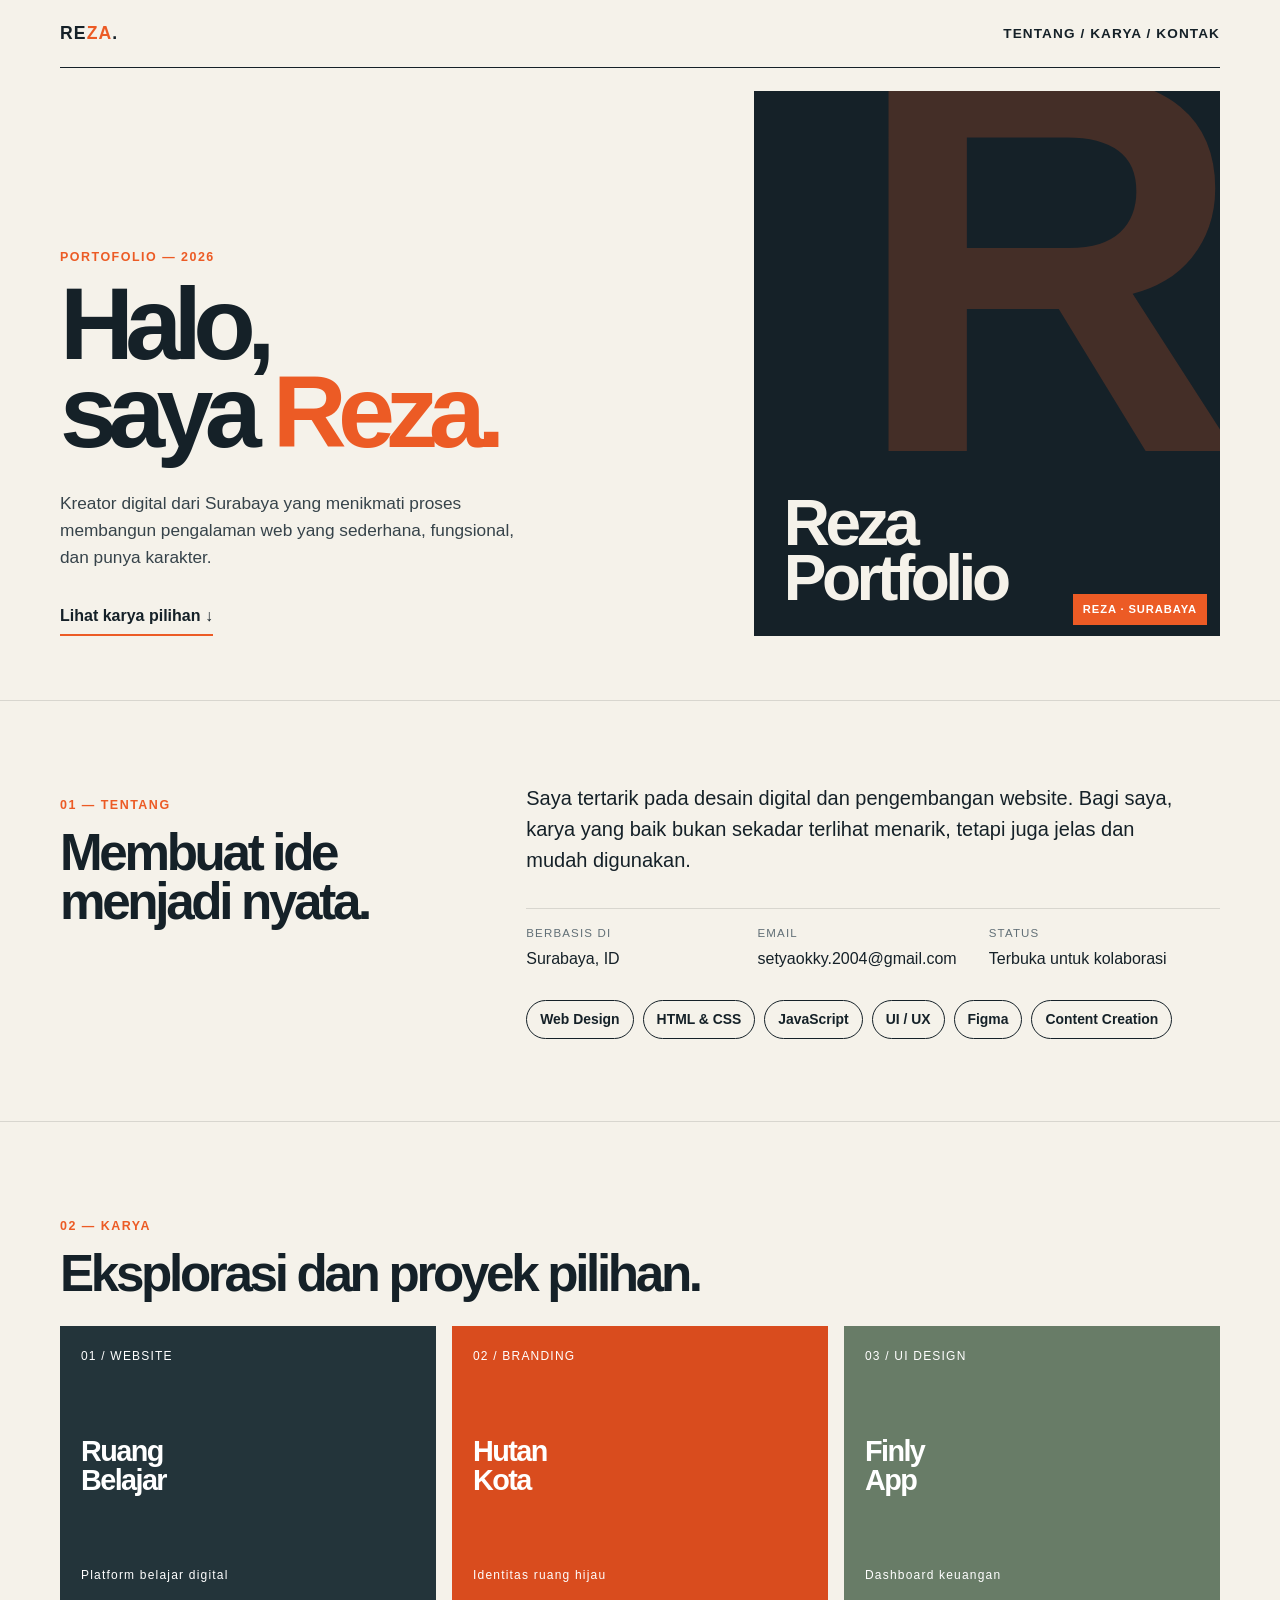
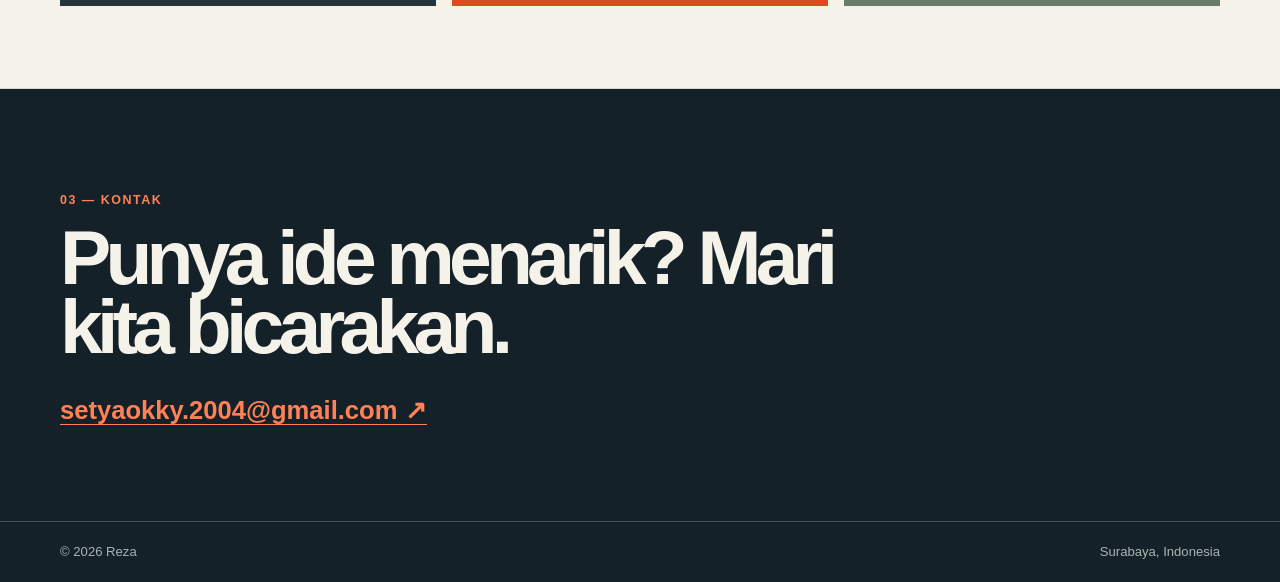
<file: app/app/Reza/index.html>
<!doctype html>
<html lang="id">
<head>
  <meta charset="utf-8">
  <meta name="viewport" content="width=device-width, initial-scale=1">
  <meta name="description" content="Portofolio Reza dari Surabaya">
  <title>Reza — Portofolio</title>

  <style>
    :root {
      --ink: #152128;
      --cream: #f5f2ea;
      --orange: #ec5b25;
      --muted: #627077;
      --line: #d8d6cf;
    }

    * { box-sizing: border-box; }
    html { scroll-behavior: smooth; }

    body {
      margin: 0;
      background: var(--cream);
      color: var(--ink);
      font-family: Arial, Helvetica, sans-serif;
      line-height: 1.55;
    }

    a {
      color: inherit;
      text-decoration: none;
    }

    .wrap {
      width: min(1160px, calc(100% - 44px));
      margin: auto;
    }

    .top {
      padding: 20px 0;
      display: flex;
      justify-content: space-between;
      align-items: center;
      font-size: 0.85rem;
      font-weight: 700;
      text-transform: uppercase;
      letter-spacing: 0.08em;
    }

    .top a:hover { color: var(--orange); }

    .name {
      font-size: 1.1rem;
    }

    .name i {
      color: var(--orange);
      font-style: normal;
    }

    .hero {
      border-top: 1px solid var(--ink);
      padding: 23px 0 64px;
      display: grid;
      grid-template-columns: 1.16fr 0.84fr;
      gap: 50px;
      align-items: end;
    }

    .hello {
      font-size: clamp(3.7rem, 8vw, 7.5rem);
      line-height: 0.86;
      letter-spacing: -0.085em;
      margin: 0;
    }

    .hello em {
      color: var(--orange);
      font-style: normal;
    }

    .hero-text {
      font-size: 1.08rem;
      max-width: 470px;
      margin: 34px 0;
      color: #36434a;
    }

    .link {
      display: inline-flex;
      gap: 10px;
      font-weight: 800;
      border-bottom: 2px solid var(--orange);
      padding-bottom: 5px;
    }

    .link:hover { color: var(--orange); }

    .photo {
      height: min(545px, 55vw);
      min-height: 380px;
      position: relative;
      overflow: hidden;
      background: var(--ink);
      display: flex;
      align-items: flex-end;
      padding: 30px;
      color: var(--cream);
    }

    .photo::before {
      content: "R";
      position: absolute;
      right: -25px;
      top: -100px;
      color: rgba(236, 91, 37, 0.22);
      font-size: 34rem;
      font-weight: 900;
      line-height: 1;
    }

    .photo strong {
      position: relative;
      font-size: clamp(2.6rem, 5vw, 4.4rem);
      line-height: 0.86;
      letter-spacing: -0.07em;
    }

    .photo::after {
      content: "REZA · SURABAYA";
      position: absolute;
      right: 13px;
      bottom: 11px;
      background: var(--orange);
      color: white;
      padding: 7px 10px;
      font-size: 0.7rem;
      font-weight: 800;
      letter-spacing: 0.08em;
    }

    section {
      border-top: 1px solid var(--line);
      padding: 82px 0;
    }

    .section-no {
      color: var(--orange);
      font-weight: 800;
      font-size: 0.78rem;
      letter-spacing: 0.12em;
    }

    .grid-two {
      display: grid;
      grid-template-columns: 0.75fr 1.25fr;
      gap: 50px;
    }

    .section-title {
      font-size: clamp(2rem, 4vw, 3.4rem);
      line-height: 0.96;
      letter-spacing: -0.065em;
      margin: 7px 0;
    }

    .bio {
      font-size: 1.25rem;
      max-width: 650px;
      margin: 0;
    }

    .details {
      margin-top: 32px;
      display: grid;
      grid-template-columns: repeat(3, 1fr);
      border-top: 1px solid var(--line);
    }

    .details div {
      padding: 16px 8px 0 0;
    }

    .details small {
      display: block;
      color: var(--muted);
      font-size: 0.72rem;
      text-transform: uppercase;
      letter-spacing: 0.1em;
      margin-bottom: 4px;
    }

    .skills {
      display: flex;
      flex-wrap: wrap;
      gap: 9px;
      margin-top: 28px;
    }

    .skills span {
      border: 1px solid var(--ink);
      border-radius: 30px;
      padding: 8px 13px;
      font-size: 0.87rem;
      font-weight: 700;
    }

    .works {
      display: grid;
      grid-template-columns: repeat(3, 1fr);
      gap: 16px;
      margin-top: 28px;
    }

    .work {
      min-height: 280px;
      padding: 21px;
      display: flex;
      flex-direction: column;
      justify-content: space-between;
      background: #23343a;
      color: white;
    }

    .work:nth-child(2) { background: #d94c1e; }
    .work:nth-child(3) { background: #687c67; }

    .work p {
      font-size: 0.75rem;
      letter-spacing: 0.1em;
      margin: 0;
    }

    .work h3 {
      font-size: 1.8rem;
      line-height: 1;
      margin: 0;
      letter-spacing: -0.055em;
    }

    .contact {
      background: var(--ink);
      color: var(--cream);
      padding: 90px 0;
    }

    .contact .section-no {
      color: #ff8155;
    }

    .contact h2 {
      font-size: clamp(2.6rem, 6vw, 5.5rem);
      max-width: 810px;
      line-height: 0.9;
      letter-spacing: -0.075em;
      margin: 10px 0 30px;
    }

    .mail {
      color: #ff8155;
      font-size: clamp(1.1rem, 2vw, 1.6rem);
      font-weight: 700;
      border-bottom: 1px solid #ff8155;
    }

    .mail:hover {
      color: white;
      border-color: white;
    }

    footer {
      background: var(--ink);
      color: #a9b4b4;
      border-top: 1px solid #435158;
      padding: 20px 0;
      font-size: 0.82rem;
    }

    .foot {
      display: flex;
      justify-content: space-between;
    }

    @media (max-width: 720px) {
      .hero,
      .grid-two {
        grid-template-columns: 1fr;
        gap: 34px;
      }

      .hero { padding-bottom: 48px; }
      .photo { height: 480px; }
      .details { grid-template-columns: 1fr 1fr; }
      .works { grid-template-columns: 1fr; }
      .top nav { display: none; }
      section { padding: 62px 0; }

      .foot {
        flex-direction: column;
        gap: 5px;
      }
    }
  </style>
</head>

<body>
  <header class="wrap top">
    <a class="name" href="#home">Re<i>za</i>.</a>

    <nav>
      <a href="#tentang">Tentang</a> /
      <a href="#karya">Karya</a> /
      <a href="#kontak">Kontak</a>
    </nav>
  </header>

  <main>
    <section class="wrap hero" id="home">
      <div>
        <p class="section-no">PORTOFOLIO — 2026</p>

        <h1 class="hello">
          Halo,<br>
          saya <em>Reza.</em>
        </h1>

        <p class="hero-text">
          Kreator digital dari Surabaya yang menikmati proses membangun
          pengalaman web yang sederhana, fungsional, dan punya karakter.
        </p>

        <a class="link" href="#karya">Lihat karya pilihan ↓</a>
      </div>

      <div class="photo">
        <strong>Reza<br>Portfolio</strong>
      </div>
    </section>

    <section id="tentang">
      <div class="wrap grid-two">
        <div>
          <p class="section-no">01 — TENTANG</p>
          <h2 class="section-title">Membuat ide menjadi nyata.</h2>
        </div>

        <div>
          <p class="bio">
            Saya tertarik pada desain digital dan pengembangan website.
            Bagi saya, karya yang baik bukan sekadar terlihat menarik,
            tetapi juga jelas dan mudah digunakan.
          </p>

          <div class="details">
            <div>
              <small>Berbasis di</small>
              Surabaya, ID
            </div>

            <div>
              <small>Email</small>
              setyaokky.2004@gmail.com
            </div>

            <div>
              <small>Status</small>
              Terbuka untuk kolaborasi
            </div>
          </div>

          <div class="skills">
            <span>Web Design</span>
            <span>HTML & CSS</span>
            <span>JavaScript</span>
            <span>UI / UX</span>
            <span>Figma</span>
            <span>Content Creation</span>
          </div>
        </div>
      </div>
    </section>

    <section id="karya">
      <div class="wrap">
        <p class="section-no">02 — KARYA</p>
        <h2 class="section-title">Eksplorasi dan proyek pilihan.</h2>

        <div class="works">
          <article class="work">
            <p>01 / WEBSITE</p>
            <h3>Ruang<br>Belajar</h3>
            <p>Platform belajar digital</p>
          </article>

          <article class="work">
            <p>02 / BRANDING</p>
            <h3>Hutan<br>Kota</h3>
            <p>Identitas ruang hijau</p>
          </article>

          <article class="work">
            <p>03 / UI DESIGN</p>
            <h3>Finly<br>App</h3>
            <p>Dashboard keuangan</p>
          </article>
        </div>
      </div>
    </section>

    <section class="contact" id="kontak">
      <div class="wrap">
        <p class="section-no">03 — KONTAK</p>
        <h2>Punya ide menarik? Mari kita bicarakan.</h2>

        <a class="mail" href="mailto:setyaokky.2004@gmail.com">
          setyaokky.2004@gmail.com ↗
        </a>
      </div>
    </section>
  </main>

  <footer>
    <div class="wrap foot">
      <span>© 2026 Reza</span>
      <span>Surabaya, Indonesia</span>
    </div>
  </footer>
</body>
</html>
</file>
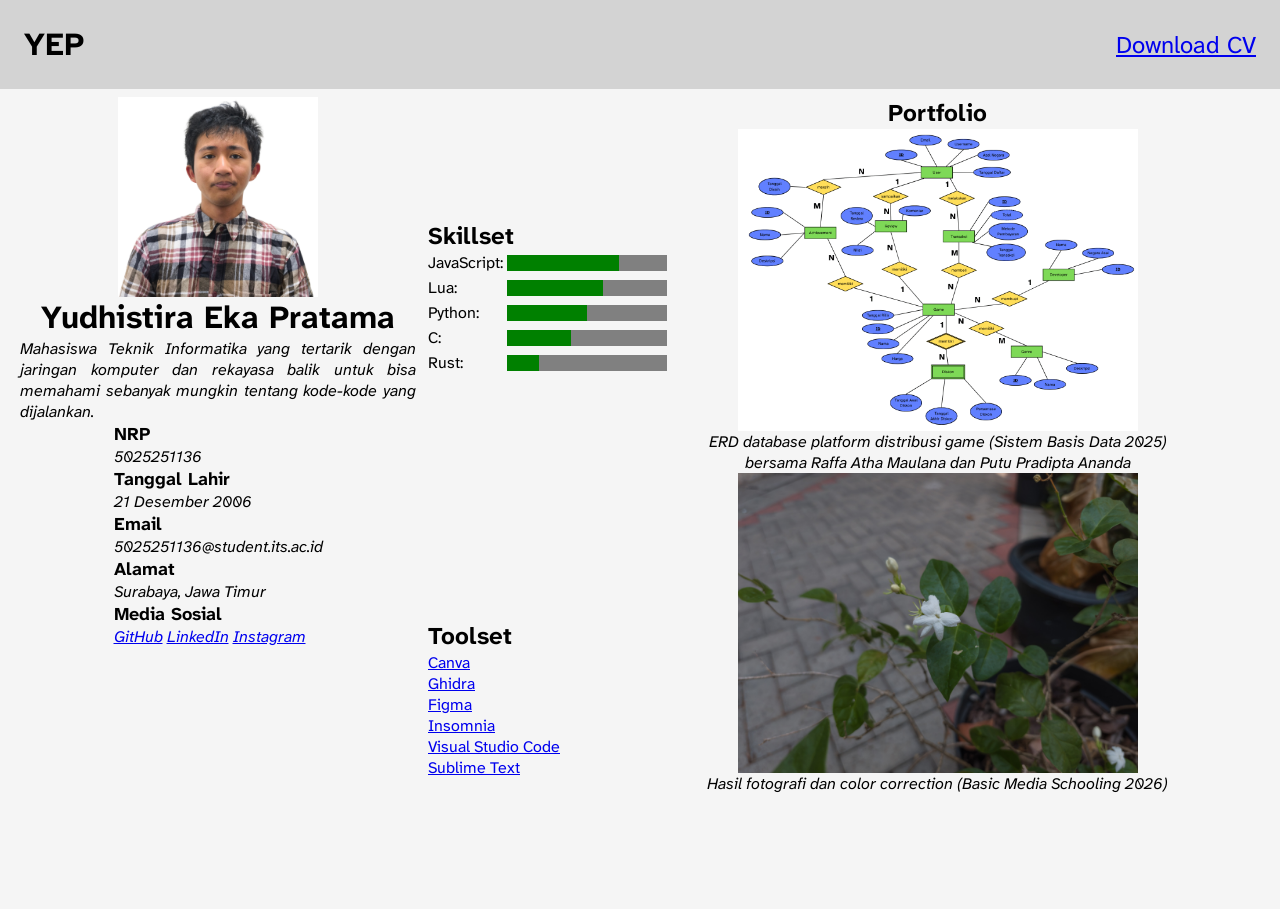
<file: app/app/yudhistira/index.html>
<!doctype html>
<html lang="id">
  <head>
    <meta charset="UTF-8" />
    <meta name="viewport" content="width=device-width, initial-scale=1.0" />
    <style>
    @import url('https://fonts.googleapis.com/css2?family=Atkinson+Hyperlegible+Next:ital,wght@0,200..800;1,200..800&family=Iosevka+Charon:ital,wght@0,300;0,400;0,500;0,700;1,300;1,400;1,500;1,700&display=swap');
    </style>
    <title>Portfolio Yudhit</title>
    <link rel="stylesheet" href="style.css">
  </head>
  <body>
    <nav class="navbar">
      <h1 class="logo">YEP</h1>
      <div class="nav-links">
        <a href="https://drive.google.com/file/d/1E0AyHYT4zVEIWOgiyfenYjt1VJEv4OD5/view">Download CV</a>
      </div>
    </nav>
    <div class="main-container">
      <div class="profile">
        <img src="pasfoto.png" width="200">
        <h1>Yudhistira Eka Pratama</h1>
        <i class="tagline">Mahasiswa Teknik Informatika yang tertarik dengan jaringan komputer dan rekayasa balik untuk bisa memahami sebanyak mungkin tentang kode-kode yang dijalankan.</i>
        <div class="desc-container">
            <p class="desc-key">NRP</p>
            <p class="desc-value">5025251136</p>
            <p class="desc-key">Tanggal Lahir</p>
            <p class="desc-value">21 Desember 2006</p>
            <p class="desc-key">Email</p>
            <p class="desc-value">5025251136@student.its.ac.id</p>
            <p class="desc-key">Alamat</p>
            <p class="desc-value">Surabaya, Jawa Timur</p>
            <p class="desc-key">Media Sosial</p>
            <div class="desc-value">
                <a href="https://github.com/Yep-Py">GitHub</a>
                <a href="https://www.linkedin.com/in/yudhistira-eka-pratama-982223378/">LinkedIn</a>
                <a href="https://www.instagram.com/yudhit_e_p/">Instagram</a>
            </div>
        </div>
      </div>
      <div class="sets-container">
        <div class="skillset-container">
            <h2>Skillset</h2>
            <div class="skillset-progress-container">
                <p>JavaScript: </p>
                <progress value="70" max="100">70%</progress>
                <p>Lua: </p>
                <progress value="60" max="100">60%</progress>
                <p>Python: </p>
                <progress value="50" max="100">50%</progress>
                <p>C: </p>
                <progress value="40" max="100">40%</progress>
                <p>Rust: </p>
                <progress value="20" max="100">20%</progress>
            </div>
        </div>
        <div class="toolset-container">
            <h2>Toolset</h2>
            <a href="https://www.canva.com/">Canva</a>
            <a href="https://github.com/nationalsecurityagency/ghidra">Ghidra</a>
            <a href="https://www.figma.com/">Figma</a>
            <a href="https://insomnia.rest/">Insomnia</a>
            <a href="https://code.visualstudio.com/">Visual Studio Code</a>
            <a href="https://www.sublimetext.com/">Sublime Text</a>
        </div>
      </div>
      <div class="portfolio-container">
        <h2>Portfolio</h2>
        <div class="portfolio-item">
            <img src="sbd_erd.png" width="400">
            <i>ERD database platform distribusi game (Sistem Basis Data 2025)</i>
            <i>bersama Raffa Atha Maulana dan Putu Pradipta Ananda</i>
        </div>
        <div class="portfolio-item">
            <img src="bms_fotografi.jpg" width="400">
            <i>Hasil fotografi dan color correction (Basic Media Schooling 2026)</i>
        </div>
      </div>
    </div>
  </body>
</html>
</file>
<file: app/app/yudhistira/style.css>
* {
  /*font-family: "Iosevka Charon", monospace !important;
  font-weight: 400;
  font-style: normal;
  font-size: 100%;
  font: inherit;*/
  font-family: "Atkinson Hyperlegible Next", sans-serif !important;
  margin: 0;
  padding: 0;
  border: 0;
  vertical-align: baseline;

}
.navbar {
    max-width: 100%;
    /*height: 120px;*/
    background-color: lightgray;
    color: black;
    display: flex;
    justify-content: space-between;
    align-items: center;
    /*margin: 5% 5%;*/
    padding: 24px 24px;
}

.logo {
    font-size: 32px;
}
.nav-links {
    display: flex;
    gap: 24px;
    font-size: 24px;
}

.main-container {
    display: flex;
    max-width: 100%;
    /* height: 540px; */
    height: calc(100dvh - 96px);
    background-color: whitesmoke;
    padding: 8px 8px;
}
.profile {
    display: flex;
    flex-direction: column;
    align-items: center;
    width: 420px;
}
.tagline {
    padding: 0px 12px;
    text-align: justify;
}
.sets-container {
    display: flex;
    flex-direction: column;
    justify-content: space-around;
}
.desc-container {
    display: flex;
    flex-direction: column;
    align-items: flex-start;
}
.desc-key {
    font-weight: bold;
    font-size: 18px;
}
.desc-value {
    font-style: italic;
    font-size: 16px;
}
.skillset-progress-container {
  display: grid;
  grid-template-columns: max-content 200px;
  row-gap: 4px;
  column-gap: 4px;
  align-items: center;
}
.toolset-container {
    display: grid;
}
.portfolio-container {
    display: flex;
    flex-direction: column;
    align-items: center;
    text-align: center;
    overflow-y: auto;
}
.portfolio-item {
    display: flex;
    flex-direction: column;
    align-items: center;
    text-align: center;
}
</file>
